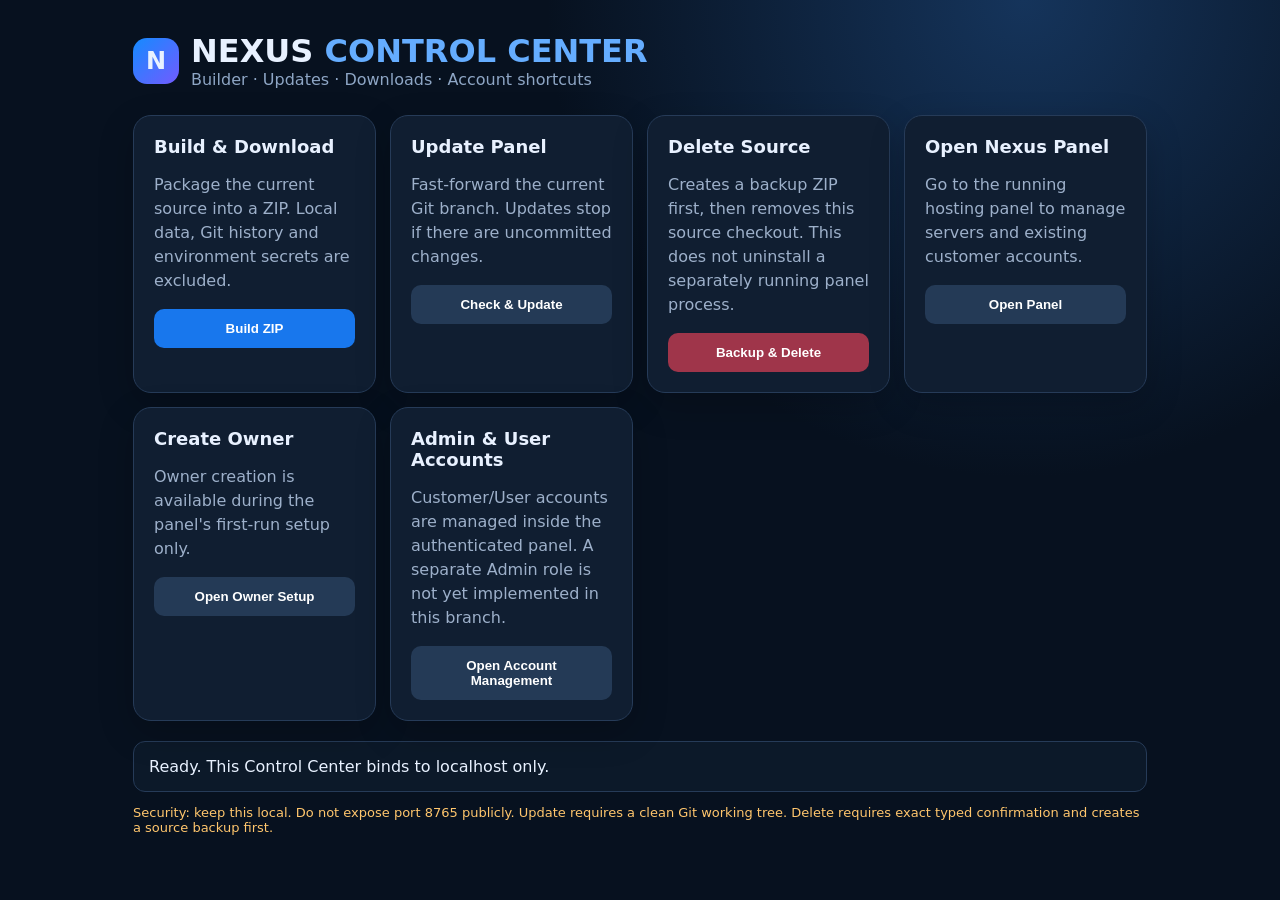
<file: nexus-control.html>
<!doctype html>
<html lang="en"><head><meta charset="utf-8"><meta name="viewport" content="width=device-width,initial-scale=1"><title>Nexus Builder & Control Center</title>
<style>
:root{color-scheme:dark;font-family:Inter,system-ui,sans-serif;background:#07111f;color:#e8f1ff}*{box-sizing:border-box}body{margin:0;background:radial-gradient(circle at 80% 0,#15345b 0,transparent 35%),#07111f;min-height:100vh}.wrap{max-width:1050px;margin:auto;padding:32px 18px}.brand{display:flex;align-items:center;gap:12px}.logo{width:46px;height:46px;border-radius:14px;background:linear-gradient(135deg,#148bff,#725bff);display:grid;place-items:center;font-weight:900;font-size:24px}.muted{color:#8ea6c5}.grid{display:grid;grid-template-columns:repeat(auto-fit,minmax(230px,1fr));gap:14px;margin-top:26px}.card{background:#101e31;border:1px solid #263b58;border-radius:18px;padding:20px;box-shadow:0 12px 36px #0003}.card h2{margin:0 0 8px;font-size:18px}.card p{color:#9db0ca;min-height:42px;line-height:1.5}.btn{border:0;border-radius:10px;padding:12px 15px;background:#1877ed;color:white;font-weight:700;cursor:pointer;width:100%}.btn.alt{background:#243a56}.btn.danger{background:#9f354a}.status{margin-top:20px;padding:15px;border-radius:12px;background:#0c1929;border:1px solid #263b58;white-space:pre-wrap}.row{display:flex;gap:10px;flex-wrap:wrap}.row a{color:#74baff}.warn{color:#ffc66d;font-size:13px}input{width:100%;padding:12px;background:#07111f;border:1px solid #3b506c;border-radius:9px;color:white;margin:8px 0 12px}
</style></head><body><main class="wrap">
<div class="brand"><div class="logo">N</div><div><h1 style="margin:0">NEXUS <span style="color:#65adff">CONTROL CENTER</span></h1><div class="muted">Builder · Updates · Downloads · Account shortcuts</div></div></div>
<div class="grid">
<section class="card"><h2>Build & Download</h2><p>Package the current source into a ZIP. Local data, Git history and environment secrets are excluded.</p><button class="btn" onclick="act('build')">Build ZIP</button></section>
<section class="card"><h2>Update Panel</h2><p>Fast-forward the current Git branch. Updates stop if there are uncommitted changes.</p><button class="btn alt" onclick="act('update')">Check & Update</button></section>
<section class="card"><h2>Delete Source</h2><p>Creates a backup ZIP first, then removes this source checkout. This does not uninstall a separately running panel process.</p><button class="btn danger" onclick="del()">Backup & Delete</button></section>
<section class="card"><h2>Open Nexus Panel</h2><p>Go to the running hosting panel to manage servers and existing customer accounts.</p><button class="btn alt" onclick="location.href=panelBase()+'/'">Open Panel</button></section>
<section class="card"><h2>Create Owner</h2><p>Owner creation is available during the panel's first-run setup only.</p><button class="btn alt" onclick="location.href=panelBase()+'/installer.html'">Open Owner Setup</button></section>
<section class="card"><h2>Admin & User Accounts</h2><p>Customer/User accounts are managed inside the authenticated panel. A separate Admin role is not yet implemented in this branch.</p><button class="btn alt" onclick="location.href=panelBase()+'/index.html'">Open Account Management</button></section>
</div>
<div class="status" id="status">Ready. This Control Center binds to localhost only.</div>
<p class="warn">Security: keep this local. Do not expose port 8765 publicly. Update requires a clean Git working tree. Delete requires exact typed confirmation and creates a source backup first.</p>
</main><script>
function panelBase(){const h=location.hostname;if(h.includes('-8765.'))return location.protocol+'//'+h.replace('-8765.','-8000.')+(location.port?':'+(location.port==='443'?'443':''):'');return 'http://127.0.0.1:8000'}\nconst controlHeaders={'Content-Type':'application/json','X-Nexus-Control':'__NEXUS_CONTROL_TOKEN__'};
async function act(action){const s=document.querySelector('#status');s.textContent='Working...';try{const r=await fetch('/api/'+action,{method:'POST',headers:controlHeaders,body:'{}'});const d=await r.json();if(!d.ok)throw Error(d.error);s.textContent=d.message||('Build ready: '+d.file);if(d.download){const a=document.createElement('a');a.href=d.download;a.textContent='Download '+d.file;a.style.display='block';a.style.marginTop='10px';s.appendChild(a)}}catch(e){s.textContent='Error: '+e.message}}
async function del(){const c=prompt('Type exactly: BACKUP AND DELETE NEXUS SOURCE');if(c!=='BACKUP AND DELETE NEXUS SOURCE')return;const s=document.querySelector('#status');s.textContent='Creating backup and deleting source...';try{const r=await fetch('/api/delete',{method:'POST',headers:controlHeaders,body:JSON.stringify({confirm:c})});const d=await r.json();if(!d.ok)throw Error(d.error);s.textContent='Source removed. Backup: '+d.backup}catch(e){s.textContent='Error: '+e.message}}
</script></body></html>
</file>
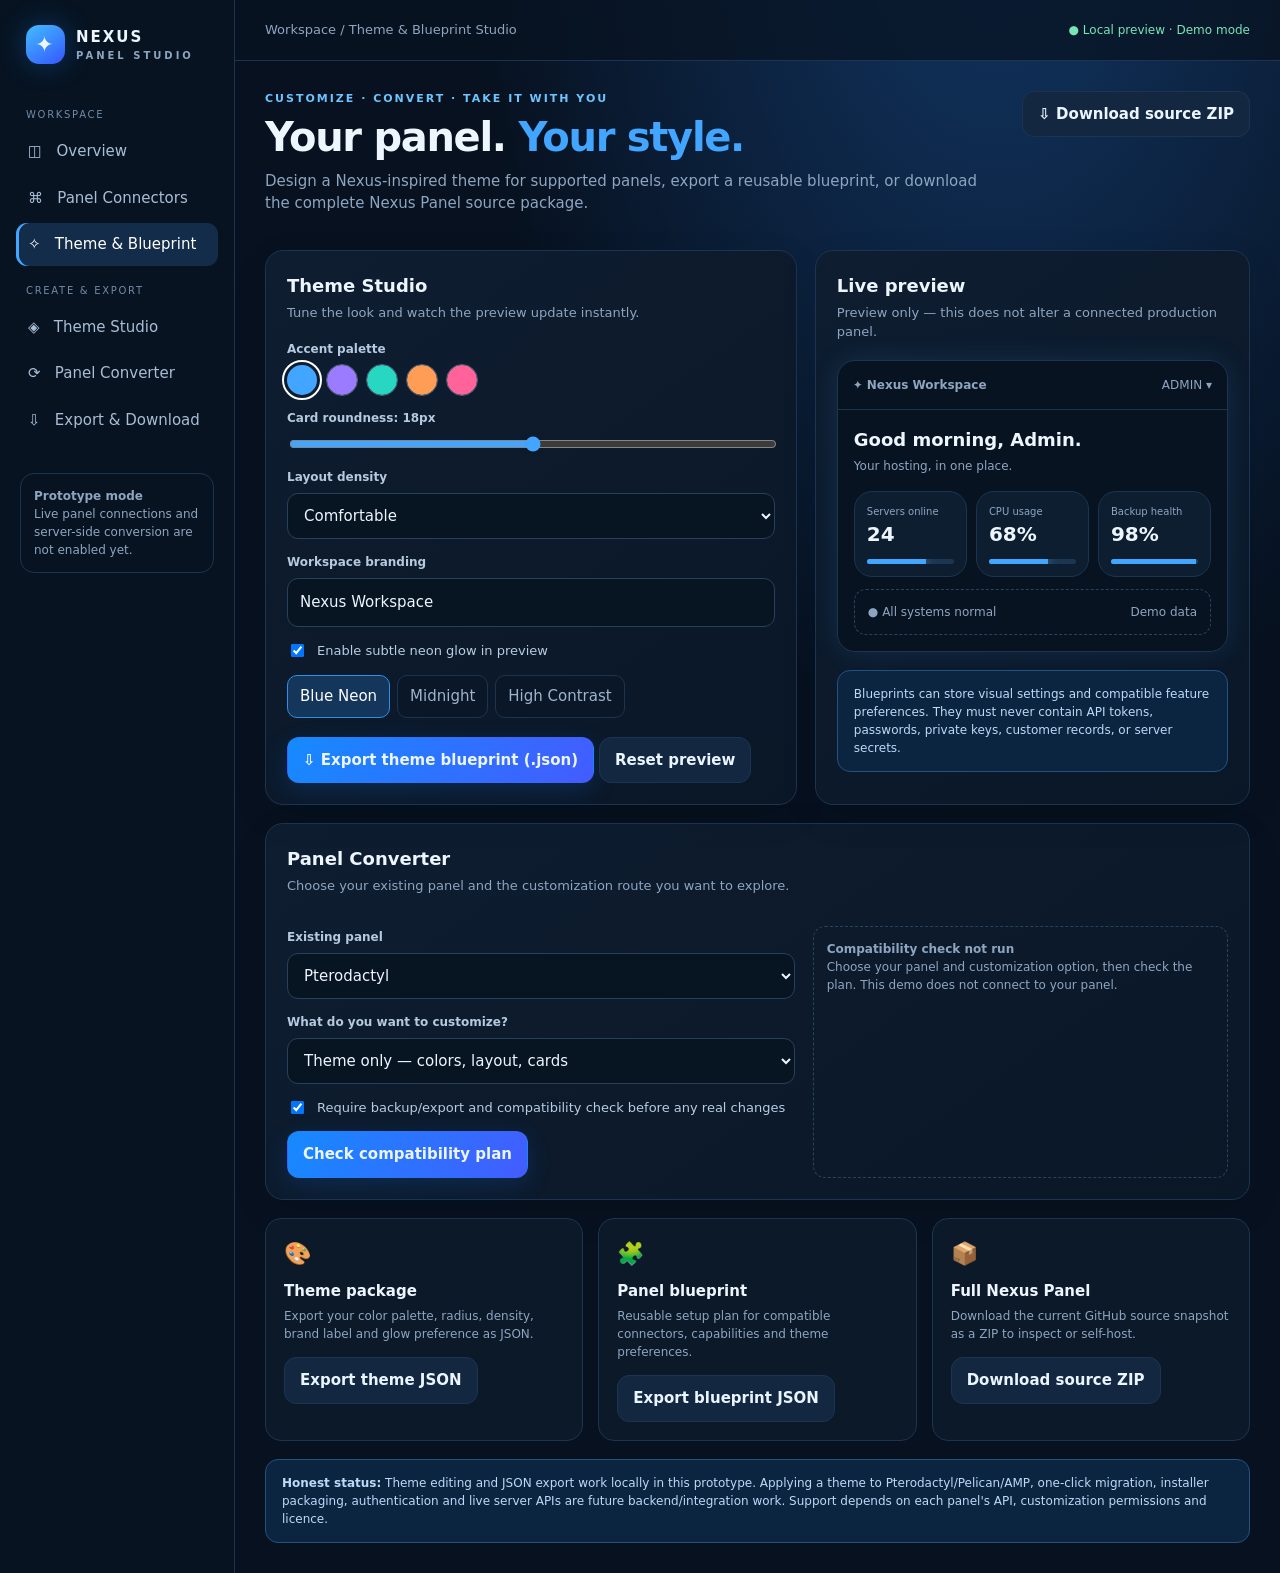
<file: studio.html>
<!doctype html>
<html lang="en">
<head>
<meta charset="utf-8"><meta name="viewport" content="width=device-width,initial-scale=1"><meta name="theme-color" content="#07111f">
<title>Nexus Panel — Theme & Blueprint Studio</title>
<style>
:root{--bg:#07111f;--panel:#0c192b;--panel2:#102138;--line:#1d3450;--text:#edf5ff;--muted:#8ea5c0;--accent:#42a5ff;--glow:#147bff;--radius:18px}
*{box-sizing:border-box}body{margin:0;background:radial-gradient(ellipse at 78% -10%,#123766 0,transparent 38%),var(--bg);color:var(--text);font:15px/1.5 Inter,ui-sans-serif,system-ui,-apple-system,Segoe UI,sans-serif}button,input,select{font:inherit}button,a{cursor:pointer}a{color:inherit;text-decoration:none}.layout{display:grid;grid-template-columns:235px minmax(0,1fr);min-height:100vh}.side{padding:25px 16px;border-right:1px solid var(--line);background:#071321}.brand{display:flex;align-items:center;gap:11px;padding:0 10px 26px;font-weight:900;letter-spacing:2px}.logo{display:grid;place-items:center;width:39px;height:39px;border-radius:13px;background:linear-gradient(145deg,#43bdff,#3456ff);box-shadow:0 0 28px #168cff50;font-size:22px}.brand small{display:block;color:var(--muted);font-size:10px;letter-spacing:3px}.caption{margin:17px 10px 8px;color:#718ba8;font-size:10px;letter-spacing:1.7px}.nav{display:block;padding:10px 12px;margin:4px 0;border-radius:11px;color:#a9bdd5}.nav.active,.nav:hover{background:#132c49;color:#fff;box-shadow:inset 3px 0 var(--accent)}.side-note{margin:32px 4px 0;padding:13px;border:1px solid var(--line);border-radius:14px;color:var(--muted);font-size:12px}.main{min-width:0}.top{display:flex;align-items:center;justify-content:space-between;gap:16px;padding:20px 30px;border-bottom:1px solid var(--line);background:#071321b8}.crumb{color:var(--muted);font-size:13px}.status{color:#79e4b4;font-size:12px}.content{max-width:1420px;margin:auto;padding:30px}.eyebrow{color:#6ec4ff;font-size:11px;letter-spacing:2px;font-weight:800}.hero{display:flex;justify-content:space-between;align-items:flex-start;gap:20px;margin-bottom:25px}.hero h1{margin:8px 0;font-size:clamp(28px,4vw,40px);letter-spacing:-1.3px;line-height:1.12}.hero h1 span{color:var(--accent)}.hero p{max-width:720px;color:var(--muted);margin:10px 0}.btn{border:1px solid var(--line);background:#132740;color:#eaf5ff;border-radius:12px;padding:11px 15px;font-weight:700;display:inline-flex;align-items:center;justify-content:center;gap:8px}.btn.primary{background:linear-gradient(120deg,#168aff,#435cff);border-color:transparent;box-shadow:0 7px 24px #167bff2e}.btn:hover{filter:brightness(1.14)}.grid{display:grid;grid-template-columns:minmax(0,1.1fr) minmax(300px,.9fr);gap:18px}.card{border:1px solid var(--line);border-radius:var(--radius);background:linear-gradient(145deg,#0e1d30,#0a1727);padding:21px;min-width:0;box-shadow:0 12px 40px #00000012}.card h2{margin:0;font-size:18px}.sub{color:var(--muted);font-size:13px;margin:4px 0 18px}.tabs{display:flex;gap:7px;flex-wrap:wrap;margin:15px 0 19px}.tab{padding:9px 12px;border-radius:10px;border:1px solid var(--line);background:#091728;color:#9fb4cc}.tab.active{color:#fff;background:#14365b;border-color:#2f8ee6}.field{display:grid;gap:7px;margin:14px 0}.field label{font-size:12px;color:#b6c9de;font-weight:700}.field select,.field input[type=text]{width:100%;background:#071422;color:var(--text);border:1px solid #27415d;border-radius:11px;padding:12px;outline:none}.field select:focus,.field input:focus{border-color:var(--accent)}.hint{font-size:12px;color:var(--muted)}.checkline{display:flex;gap:10px;align-items:flex-start;color:#b8cce2;font-size:13px;margin:14px 0}.preview{border:1px solid var(--line);border-radius:var(--radius);overflow:hidden;background:#071321}.preview-head{padding:15px;display:flex;align-items:center;justify-content:space-between;border-bottom:1px solid var(--line);font-size:12px;color:var(--muted)}.preview-body{padding:16px}.mini-title{font-size:18px;font-weight:800;margin-bottom:4px}.mini-sub{font-size:12px;color:var(--muted);margin-bottom:16px}.mini-stats{display:grid;grid-template-columns:repeat(3,1fr);gap:9px}.mini-stat{border:1px solid var(--line);background:#0d1e31;border-radius:var(--radius);padding:12px;min-width:0}.mini-stat small{display:block;color:var(--muted);font-size:10px}.mini-stat strong{font-size:20px}.mini-bar{height:5px;background:#1c3550;border-radius:10px;margin-top:10px;overflow:hidden}.mini-bar i{display:block;width:68%;height:100%;background:var(--accent);box-shadow:0 0 12px var(--accent)}.preview-foot{margin-top:12px;border:1px dashed #29435f;border-radius:12px;padding:13px;color:var(--muted);font-size:12px}.swatches{display:flex;gap:10px;flex-wrap:wrap}.swatch{width:30px;height:30px;border-radius:50%;border:2px solid transparent;outline:1px solid #52657a}.swatch.active{outline:2px solid white;outline-offset:3px}.slider{width:100%;accent-color:var(--accent)}.bottom-grid{display:grid;grid-template-columns:repeat(3,1fr);gap:15px;margin-top:18px}.option{padding:18px;border:1px solid var(--line);border-radius:16px;background:#0b1929}.option-icon{font-size:22px;margin-bottom:10px}.option h3{margin:0 0 5px;font-size:15px}.option p{margin:0 0 14px;color:var(--muted);font-size:12px}.notice{margin-top:18px;padding:14px 16px;border:1px solid #245181;background:#0b2540;border-radius:13px;color:#bcd9f8;font-size:12px}.toast{position:fixed;right:18px;bottom:18px;padding:13px 17px;border-radius:12px;background:#12375a;border:1px solid #3289d8;box-shadow:0 10px 35px #0008;display:none;max-width:90vw}.mobile-menu{display:none}
@media(max-width:900px){.layout{grid-template-columns:1fr}.side{display:none}.top{padding:15px 18px}.content{padding:22px 17px}.grid{grid-template-columns:1fr}.hero{display:block}.hero>.btn{margin-top:12px}.bottom-grid{grid-template-columns:1fr}.mobile-menu{display:inline-flex}.status{display:none}}
@media(max-width:430px){.mini-stats{grid-template-columns:1fr}.mini-stat{display:flex;align-items:center;justify-content:space-between}.mini-stat small{font-size:11px}.hero h1{font-size:30px}.card{padding:16px}.top{gap:8px}}
</style>
</head>
<body>
<div class="layout">
<aside class="side"><div class="brand"><div class="logo">✦</div><div>NEXUS<small>PANEL STUDIO</small></div></div><div class="caption">WORKSPACE</div><a class="nav" href="index.html">◫ &nbsp; Overview</a><a class="nav" href="index.html">⌘ &nbsp; Panel Connectors</a><a class="nav active" href="studio.html">✧ &nbsp; Theme & Blueprint</a><div class="caption">CREATE & EXPORT</div><a class="nav" href="#theme">◈ &nbsp; Theme Studio</a><a class="nav" href="#convert">⟳ &nbsp; Panel Converter</a><a class="nav" href="#export">⇩ &nbsp; Export & Download</a><div class="side-note"><b>Prototype mode</b><br>Live panel connections and server-side conversion are not enabled yet.</div></aside>
<main class="main"><header class="top"><div class="crumb"><a href="index.html">Workspace</a> / Theme & Blueprint Studio</div><div class="status">● Local preview · Demo mode</div></header>
<div class="content"><section class="hero"><div><div class="eyebrow">CUSTOMIZE · CONVERT · TAKE IT WITH YOU</div><h1>Your panel. <span>Your style.</span></h1><p>Design a Nexus-inspired theme for supported panels, export a reusable blueprint, or download the complete Nexus Panel source package.</p></div><a class="btn" href="https://github.com/lponpz/Nexus-Panel/archive/refs/heads/main.zip">⇩ Download source ZIP</a></section>
<div class="grid">
<section class="card" id="theme"><h2>Theme Studio</h2><p class="sub">Tune the look and watch the preview update instantly.</p><div class="field"><label>Accent palette</label><div class="swatches"><button class="swatch active" data-color="#42a5ff" style="background:#42a5ff" aria-label="Blue neon"></button><button class="swatch" data-color="#9b7bff" style="background:#9b7bff" aria-label="Violet"></button><button class="swatch" data-color="#28d7c1" style="background:#28d7c1" aria-label="Mint"></button><button class="swatch" data-color="#ff9d55" style="background:#ff9d55" aria-label="Amber"></button><button class="swatch" data-color="#ff6399" style="background:#ff6399" aria-label="Pink"></button></div></div>
<div class="field"><label for="radius">Card roundness: <span id="radiusValue">18px</span></label><input class="slider" id="radius" type="range" min="8" max="28" value="18"></div>
<div class="field"><label for="density">Layout density</label><select id="density"><option value="comfortable">Comfortable</option><option value="compact">Compact</option><option value="spacious">Spacious</option></select></div>
<div class="field"><label for="brandName">Workspace branding</label><input id="brandName" type="text" maxlength="32" value="Nexus Workspace" placeholder="Your hosting brand"></div>
<label class="checkline"><input id="glow" type="checkbox" checked> Enable subtle neon glow in preview</label>
<div class="tabs"><button class="tab active" data-preset="blue">Blue Neon</button><button class="tab" data-preset="midnight">Midnight</button><button class="tab" data-preset="contrast">High Contrast</button></div>
<button class="btn primary" id="exportTheme">⇩ Export theme blueprint (.json)</button> <button class="btn" id="resetTheme">Reset preview</button>
</section>
<section class="card"><h2>Live preview</h2><p class="sub">Preview only — this does not alter a connected production panel.</p><div class="preview" id="preview"><div class="preview-head"><span>✦ <b id="previewBrand">Nexus Workspace</b></span><span>ADMIN ▾</span></div><div class="preview-body"><div class="mini-title">Good morning, Admin.</div><div class="mini-sub">Your hosting, in one place.</div><div class="mini-stats"><div class="mini-stat"><small>Servers online</small><strong>24</strong><div class="mini-bar"><i></i></div></div><div class="mini-stat"><small>CPU usage</small><strong>68%</strong><div class="mini-bar"><i style="width:68%"></i></div></div><div class="mini-stat"><small>Backup health</small><strong>98%</strong><div class="mini-bar"><i style="width:98%"></i></div></div></div><div class="preview-foot">● All systems normal <span style="float:right">Demo data</span></div></div></div><div class="notice">Blueprints can store visual settings and compatible feature preferences. They must never contain API tokens, passwords, private keys, customer records, or server secrets.</div></section>
</div>
<section class="card" id="convert" style="margin-top:18px"><h2>Panel Converter</h2><p class="sub">Choose your existing panel and the customization route you want to explore.</p><div class="grid"><div><div class="field"><label for="panelType">Existing panel</label><select id="panelType"><option>Pterodactyl</option><option>Pelican Panel</option><option>AMP by CubeCoders</option><option>Custom panel / adapter SDK</option></select></div><div class="field"><label for="convertMode">What do you want to customize?</label><select id="convertMode"><option value="theme">Theme only — colors, layout, cards</option><option value="brand">White-label branding — logo and name</option><option value="blueprint">Theme + compatible dashboard blueprint</option><option value="unified">Connect it to the unified Nexus dashboard</option></select></div><label class="checkline"><input type="checkbox" id="backupFirst" checked> Require backup/export and compatibility check before any real changes</label><button class="btn primary" id="checkCompatibility">Check compatibility plan</button></div><div class="preview-foot" id="compatResult" aria-live="polite"><b>Compatibility check not run</b><br>Choose your panel and customization option, then check the plan. This demo does not connect to your panel.</div></div></section>
<section class="bottom-grid" id="export"><article class="option"><div class="option-icon">🎨</div><h3>Theme package</h3><p>Export your color palette, radius, density, brand label and glow preference as JSON.</p><button class="btn" id="exportTheme2">Export theme JSON</button></article><article class="option"><div class="option-icon">🧩</div><h3>Panel blueprint</h3><p>Reusable setup plan for compatible connectors, capabilities and theme preferences.</p><button class="btn" id="exportBlueprint">Export blueprint JSON</button></article><article class="option"><div class="option-icon">📦</div><h3>Full Nexus Panel</h3><p>Download the current GitHub source snapshot as a ZIP to inspect or self-host.</p><a class="btn" href="https://github.com/lponpz/Nexus-Panel/archive/refs/heads/main.zip">Download source ZIP</a></article></section>
<div class="notice"><b>Honest status:</b> Theme editing and JSON export work locally in this prototype. Applying a theme to Pterodactyl/Pelican/AMP, one-click migration, installer packaging, authentication and live server APIs are future backend/integration work. Support depends on each panel's API, customization permissions and licence.</div>
</div></main></div><div class="toast" id="toast" role="status" aria-live="polite"></div>
<script>
const root=document.documentElement;let accent='#42a5ff';const $=id=>document.getElementById(id);
function notify(msg){const t=$('toast');t.textContent=msg;t.style.display='block';clearTimeout(window.__toastTimer);window.__toastTimer=setTimeout(()=>t.style.display='none',3000)}
function currentTheme(){return {schemaVersion:1,type:'nexus-theme-blueprint',name:$('brandName').value.trim()||'My Workspace',theme:{accent,cardRadiusPx:Number($('radius').value),density:$('density').value,neonGlow:$('glow').checked,preset:document.querySelector('.tab.active')?.dataset.preset||'custom'},exportedAt:new Date().toISOString(),secretsIncluded:false}}
function downloadJSON(filename,data){const blob=new Blob([JSON.stringify(data,null,2)],{type:'application/json'});const url=URL.createObjectURL(blob);const a=document.createElement('a');a.href=url;a.download=filename;document.body.appendChild(a);a.click();a.remove();URL.revokeObjectURL(url);notify(filename+' exported')}
function render(){root.style.setProperty('--accent',accent);root.style.setProperty('--radius',$('radius').value+'px');$('radiusValue').textContent=$('radius').value+'px';$('previewBrand').textContent=$('brandName').value.trim()||'My Workspace';$('preview').style.boxShadow=$('glow').checked?'0 0 28px '+accent+'22':'none';document.querySelectorAll('.swatch').forEach(b=>b.classList.toggle('active',b.dataset.color===accent));const d=$('density').value;document.querySelectorAll('.mini-stat').forEach(e=>e.style.padding=d==='compact'?'8px':d==='spacious'?'17px':'12px')}
document.querySelectorAll('.swatch').forEach(b=>b.addEventListener('click',()=>{accent=b.dataset.color;document.querySelectorAll('.tab').forEach(t=>t.classList.remove('active'));render()}));
['radius','density','brandName','glow'].forEach(id=>$(id).addEventListener('input',render));
document.querySelectorAll('.tab').forEach(t=>t.addEventListener('click',()=>{document.querySelectorAll('.tab').forEach(x=>x.classList.remove('active'));t.classList.add('active');if(t.dataset.preset==='blue')accent='#42a5ff';if(t.dataset.preset==='midnight')accent='#9b7bff';if(t.dataset.preset==='contrast')accent='#28d7c1';render()}));
$('exportTheme').onclick=$('exportTheme2').onclick=()=>downloadJSON('nexus-theme.json',currentTheme());
$('resetTheme').onclick=()=>{accent='#42a5ff';$('radius').value=18;$('density').value='comfortable';$('brandName').value='Nexus Workspace';$('glow').checked=true;document.querySelectorAll('.tab').forEach(t=>t.classList.toggle('active',t.dataset.preset==='blue'));render();notify('Preview reset')};
$('exportBlueprint').onclick=()=>downloadJSON('nexus-panel-blueprint.json',{schemaVersion:1,type:'nexus-panel-blueprint',name:$('brandName').value.trim()||'Nexus Blueprint',theme:currentTheme().theme,connectorPlan:{panel:$('panelType').value,requestedMode:$('convertMode').value,capabilityNegotiationRequired:true,backupBeforeChanges:$('backupFirst').checked},security:{secretsIncluded:false,tenantScopedCredentialsRequired:true,manualApprovalForDestructiveActions:true},notes:['Blueprint only; does not install or modify a panel.','Connector/API/license compatibility must be verified before applying.'],exportedAt:new Date().toISOString()});
$('checkCompatibility').onclick=()=>{const p=$('panelType').value,m=$('convertMode').value,backup=$('backupFirst').checked;const label=m==='theme'?'Theme-only customization':m==='brand'?'White-label branding':m==='blueprint'?'Theme and dashboard blueprint':'Unified Nexus dashboard connector';$('compatResult').innerHTML='<b>'+label+'</b><br>Selected panel: '+p+'.<br>Next: verify API/auth permissions, version and supported capabilities'+(backup?'; create and verify a backup/export before changes.':'; backup safeguard disabled in this planning preview.')+'<br><br><b>Status: Planning preview</b> — no connection or changes were made.';notify('Compatibility plan generated (demo)')};
render();
</script></body></html>
</file>
